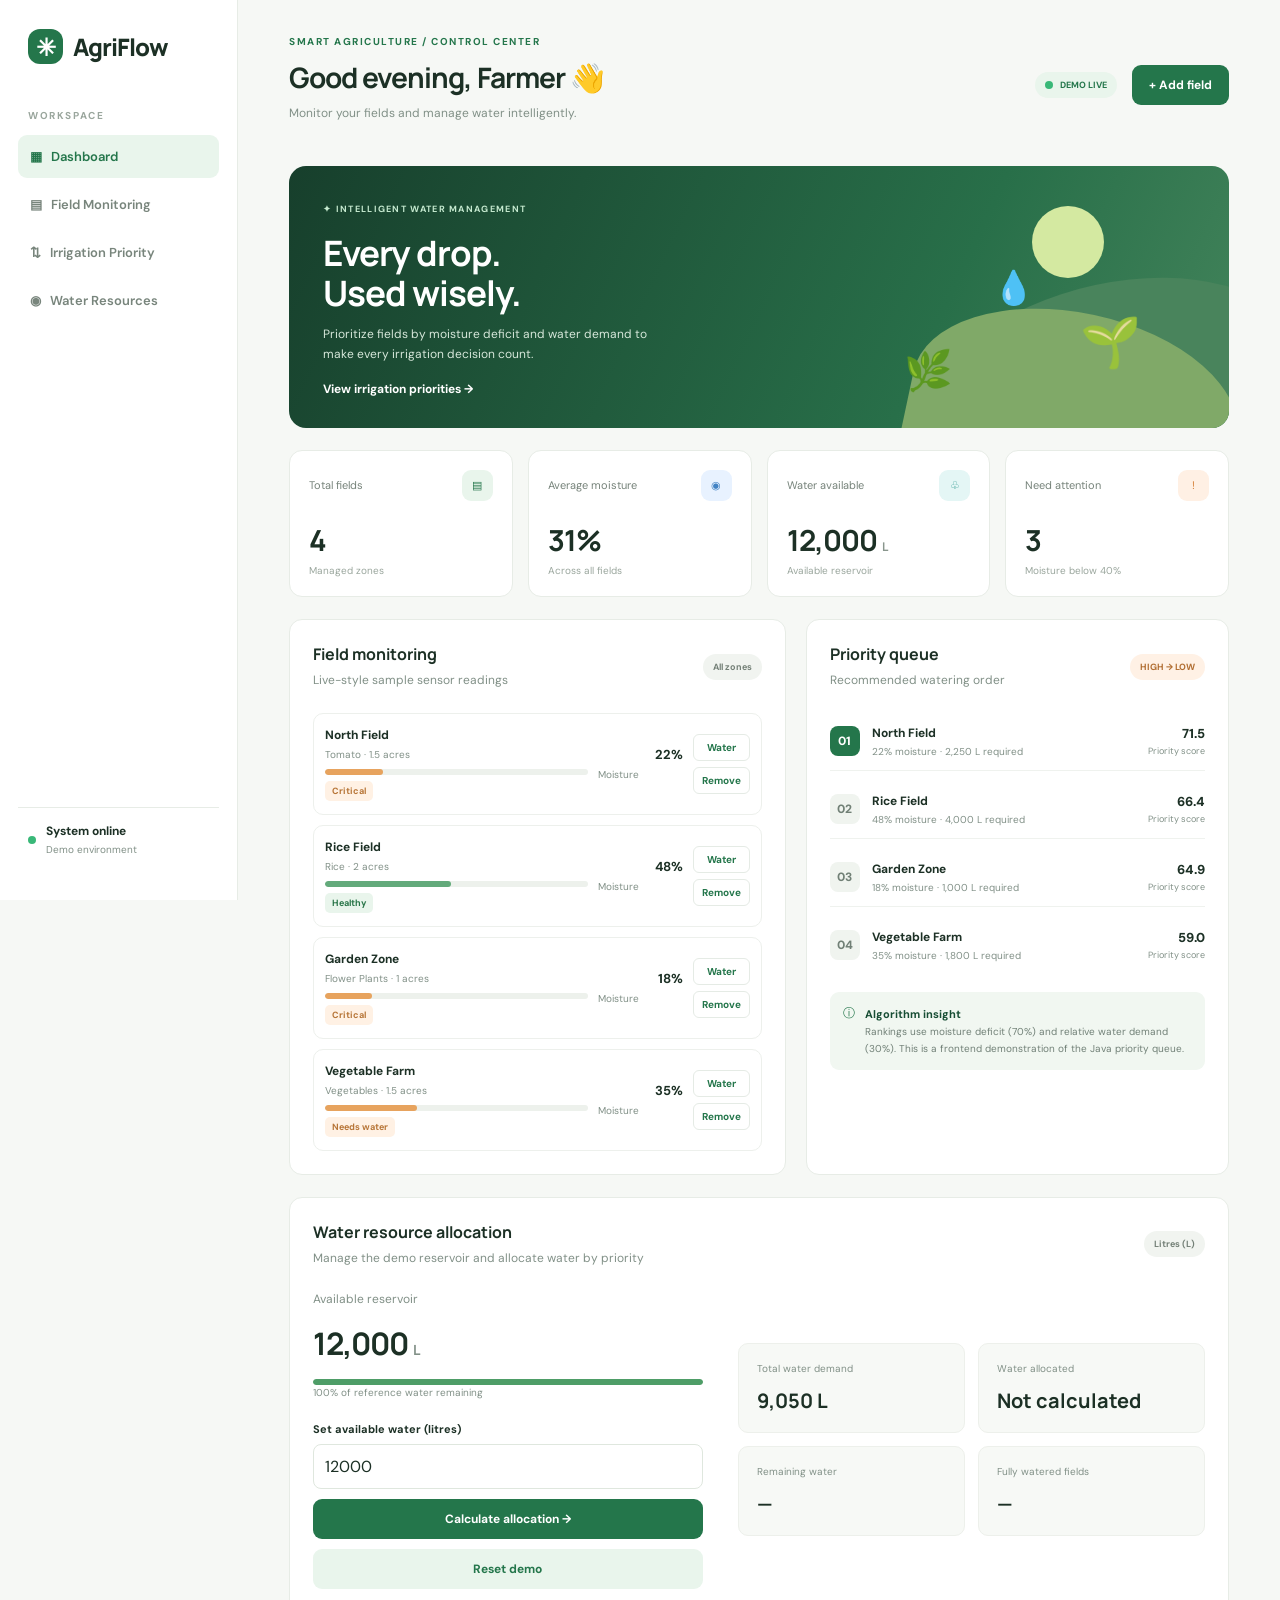
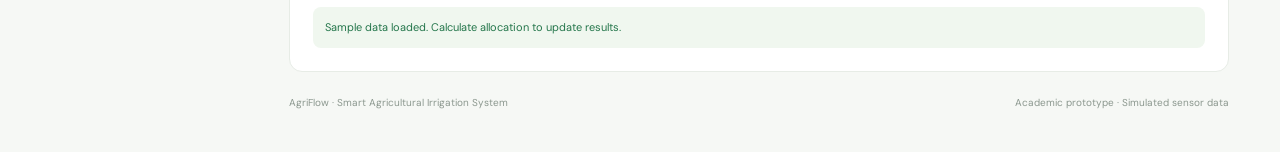
<file: index.html>
<!DOCTYPE html>
<html lang="en">
<head>
  <meta charset="UTF-8">
  <meta name="viewport" content="width=device-width, initial-scale=1.0">
  <title>AgriFlow | Smart Irrigation</title>
  <link rel="stylesheet" href="style.css">
  <script src="script.js" defer></script>
</head>
<body>
  <aside class="sidebar">
    <div class="brand"><span class="brand-icon">✳</span> AgriFlow</div>
    <p class="nav-label">WORKSPACE</p>
    <a class="nav-link active" href="#dashboard">▦ &nbsp; Dashboard</a>
    <a class="nav-link" href="#fields">▤ &nbsp; Field Monitoring</a>
    <a class="nav-link" href="#priority">⇅ &nbsp; Irrigation Priority</a>
    <a class="nav-link" href="#water">◉ &nbsp; Water Resources</a>
    <div class="sidebar-bottom">
      <div class="status-dot"></div>
      <div><strong>System online</strong><small>Demo environment</small></div>
    </div>
  </aside>

  <main class="main-content" id="dashboard">
    <header class="topbar">
      <div>
        <p class="eyebrow">SMART AGRICULTURE / CONTROL CENTER</p>
        <h1>Good evening, Farmer 👋</h1>
        <p class="muted">Monitor your fields and manage water intelligently.</p>
      </div>
      <div class="top-actions">
        <span class="live"><i></i> DEMO LIVE</span>
        <button class="primary-btn" id="addFieldBtn">+ Add field</button>
      </div>
    </header>

    <section class="hero">
      <div class="hero-copy">
        <span class="hero-tag">✦ INTELLIGENT WATER MANAGEMENT</span>
        <h2>Every drop.<br>Used wisely.</h2>
        <p>Prioritize fields by moisture deficit and water demand to make every irrigation decision count.</p>
        <a href="#priority" class="hero-link">View irrigation priorities →</a>
      </div>
      <div class="hero-art" aria-hidden="true">
        <div class="sun"></div>
        <div class="hill hill-back"></div>
        <div class="hill hill-front"></div>
        <div class="water-drop">💧</div>
        <div class="plant plant-one">🌱</div>
        <div class="plant plant-two">🌿</div>
      </div>
    </section>

    <section class="stats-grid">
      <article class="stat-card">
        <div class="stat-top"><span>Total fields</span><span class="stat-icon">▤</span></div>
        <h2 id="fieldCount">4</h2><p class="stat-note">Managed zones</p>
      </article>
      <article class="stat-card">
        <div class="stat-top"><span>Average moisture</span><span class="stat-icon blue">◉</span></div>
        <h2 id="avgMoisture">32%</h2><p class="stat-note">Across all fields</p>
      </article>
      <article class="stat-card">
        <div class="stat-top"><span>Water available</span><span class="stat-icon aqua">♧</span></div>
        <h2 id="waterAvailable">12,000 <small>L</small></h2><p class="stat-note">Available reservoir</p>
      </article>
      <article class="stat-card">
        <div class="stat-top"><span>Need attention</span><span class="stat-icon orange">!</span></div>
        <h2 id="attentionCount">3</h2><p class="stat-note">Moisture below 40%</p>
      </article>
    </section>

    <section class="content-grid">
      <article class="panel fields-panel" id="fields">
        <div class="panel-heading">
          <div><h3>Field monitoring</h3><p class="muted">Live-style sample sensor readings</p></div>
          <span class="subtle-pill">All zones</span>
        </div>
        <div class="field-list" id="fieldList"></div>
      </article>

      <article class="panel priority-panel" id="priority">
        <div class="panel-heading">
          <div><h3>Priority queue</h3><p class="muted">Recommended watering order</p></div>
          <span class="priority-badge">HIGH → LOW</span>
        </div>
        <div id="priorityList" class="priority-list"></div>
        <div class="algorithm-note">
          <span>ⓘ</span>
          <p><strong>Algorithm insight</strong><br>Rankings use moisture deficit (70%) and relative water demand (30%). This is a frontend demonstration of the Java priority queue.</p>
        </div>
      </article>
    </section>

    <section class="panel water-panel" id="water">
      <div class="panel-heading">
        <div><h3>Water resource allocation</h3><p class="muted">Manage the demo reservoir and allocate water by priority</p></div>
        <span class="subtle-pill">Litres (L)</span>
      </div>
      <div class="water-layout">
        <div class="water-summary">
          <p class="muted">Available reservoir</p>
          <h2><span id="reservoirValue">12,000</span> <small>L</small></h2>
          <div class="progress-track"><div id="reservoirBar" class="progress-fill"></div></div>
          <p class="muted small" id="reservoirCaption">100% of initial water remaining</p>
          <label for="waterInput">Set available water (litres)</label>
          <input type="number" id="waterInput" min="0" max="1000000" value="12000">
          <button class="primary-btn full-btn" id="allocateBtn">Calculate allocation →</button>
          <button class="secondary-btn full-btn" id="resetBtn">Reset demo</button>
        </div>
        <div class="allocation-results">
          <div class="result-card"><span>Total water demand</span><strong id="totalDemand">7,000 L</strong></div>
          <div class="result-card"><span>Water allocated</span><strong id="totalAllocated">7,000 L</strong></div>
          <div class="result-card"><span>Remaining water</span><strong id="remainingWater">5,000 L</strong></div>
          <div class="result-card"><span>Fully watered fields</span><strong id="fullyWatered">4 / 4</strong></div>
        </div>
      </div>
      <p id="allocationMessage" class="message" role="status">Sample data loaded. Calculate allocation to update results.</p>
    </section>

    <footer>
      <span>AgriFlow · Smart Agricultural Irrigation System</span>
      <span>Academic prototype · Simulated sensor data</span>
    </footer>
  </main>

  <dialog id="fieldDialog">
    <form id="fieldForm">
      <div class="dialog-heading">
        <div><h3>Add a field</h3><p class="muted">Enter sample field details</p></div>
        <button type="button" id="closeDialog" class="close-btn" aria-label="Close">✕</button>
      </div>
      <label for="fieldName">Field name</label>
      <input id="fieldName" required maxlength="40" placeholder="e.g. North Field">
      <label for="cropName">Crop / plant</label>
      <select id="cropName">
        <option value="Tomato">Tomato</option>
        <option value="Rice">Rice</option>
        <option value="Vegetables">Vegetables</option>
        <option value="Flower Plants">Flower Plants</option>
        <option value="Grass">Grass</option>
        <option value="Mango">Mango</option>
      </select>
      <label for="fieldArea">Area (acres)</label>
      <input id="fieldArea" type="number" min="0.01" max="100000" step="0.01" value="1" required>
      <label for="fieldMoisture">Soil moisture (%)</label>
      <input id="fieldMoisture" type="number" min="0" max="100" value="25" required>
      <button class="primary-btn full-btn" type="submit">Add field to dashboard</button>
    </form>
  </dialog>
</body>
</html>
</file>
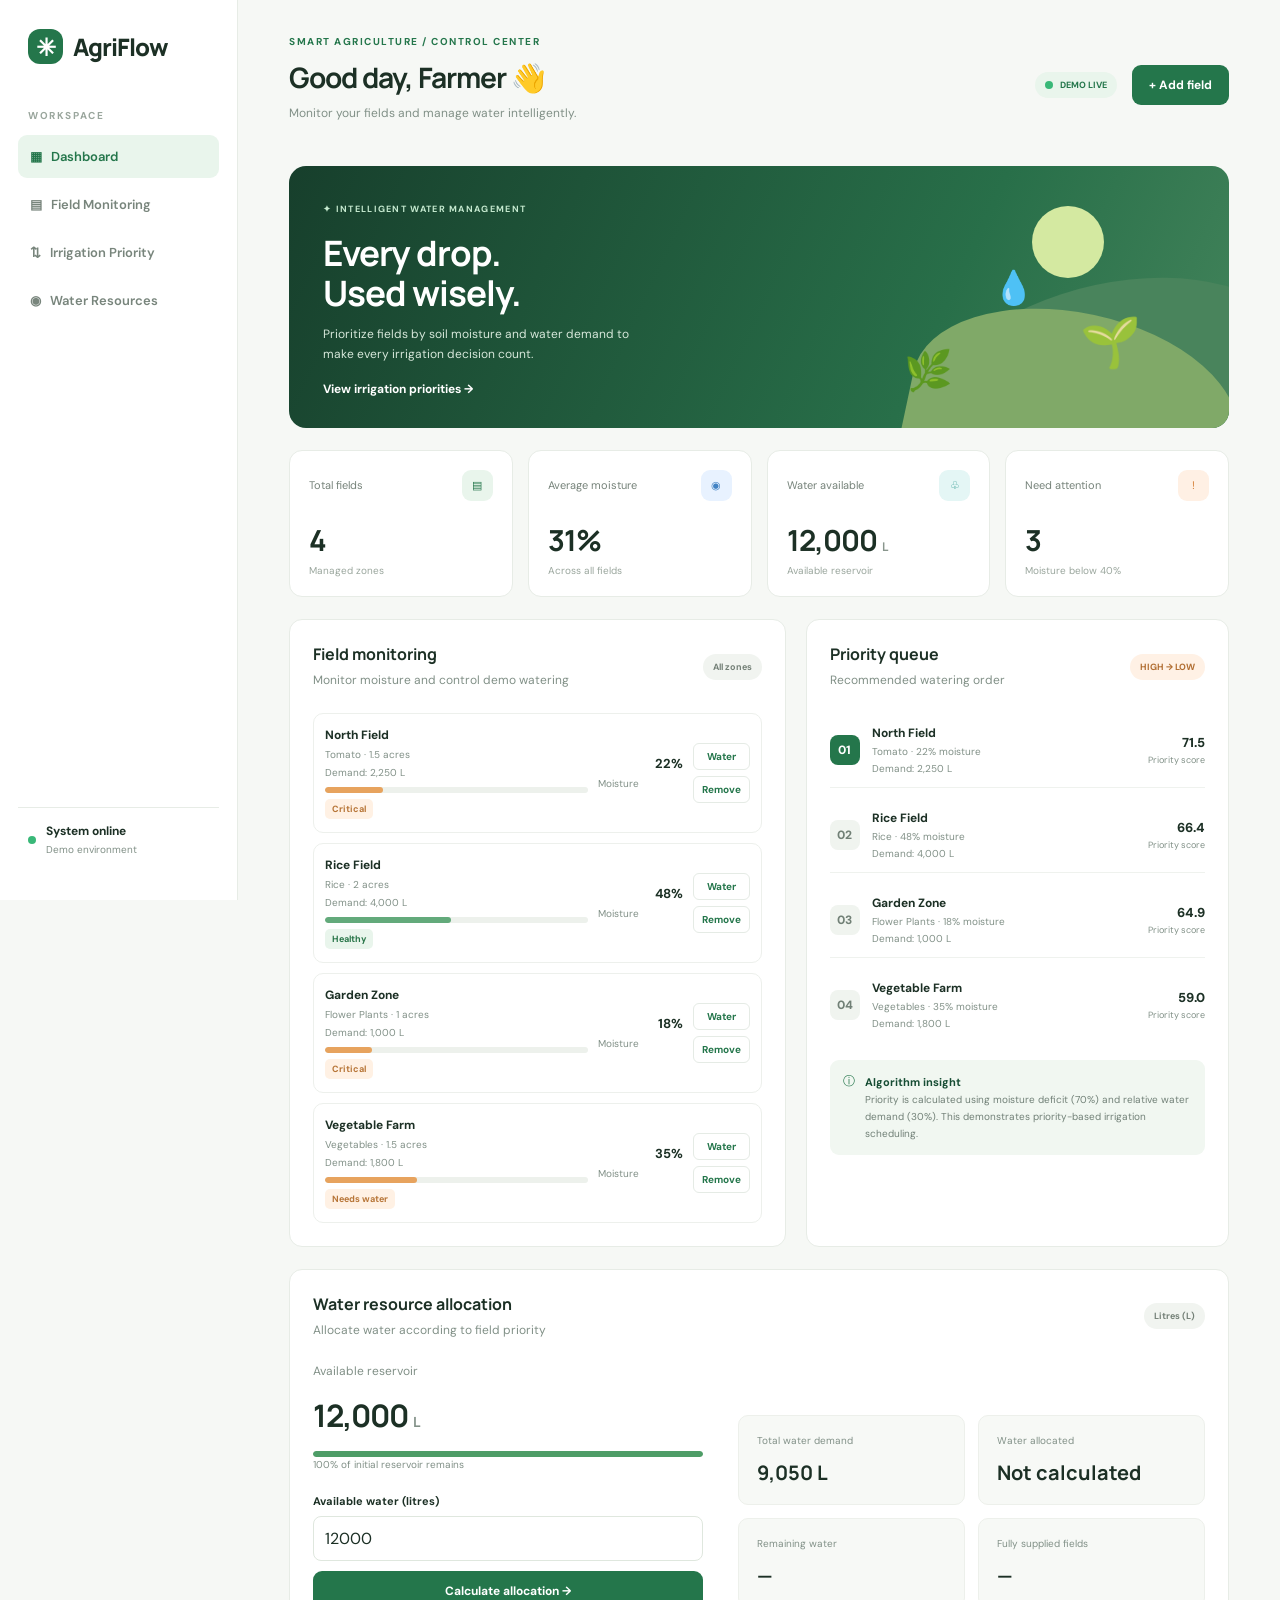
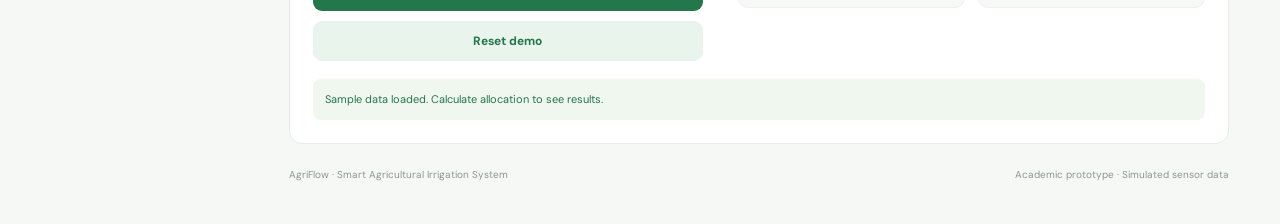
<file: frontend/index.html>
<!DOCTYPE html>
<html lang="en">
<head>
  <meta charset="UTF-8">
  <meta name="viewport" content="width=device-width, initial-scale=1.0">
  <title>AgriFlow | Smart Irrigation</title>
  <link rel="stylesheet" href="style.css">
  <script src="script.js" defer></script>
</head>
<body>
  <aside class="sidebar">
    <div class="brand"><span class="brand-icon">✳</span> AgriFlow</div>
    <p class="nav-label">WORKSPACE</p>
    <a class="nav-link active" href="#dashboard">▦ &nbsp; Dashboard</a>
    <a class="nav-link" href="#fields">▤ &nbsp; Field Monitoring</a>
    <a class="nav-link" href="#priority">⇅ &nbsp; Irrigation Priority</a>
    <a class="nav-link" href="#water">◉ &nbsp; Water Resources</a>

    <div class="sidebar-bottom">
      <div class="status-dot"></div>
      <div>
        <strong>System online</strong>
        <small>Demo environment</small>
      </div>
    </div>
  </aside>

  <main class="main-content" id="dashboard">
    <header class="topbar">
      <div>
        <p class="eyebrow">SMART AGRICULTURE / CONTROL CENTER</p>
        <h1>Good day, Farmer 👋</h1>
        <p class="muted">Monitor your fields and manage water intelligently.</p>
      </div>
      <div class="top-actions">
        <span class="live"><i></i> DEMO LIVE</span>
        <button class="primary-btn" id="addFieldBtn">+ Add field</button>
      </div>
    </header>

    <section class="hero">
      <div class="hero-copy">
        <span class="hero-tag">✦ INTELLIGENT WATER MANAGEMENT</span>
        <h2>Every drop.<br>Used wisely.</h2>
        <p>Prioritize fields by soil moisture and water demand to make every irrigation decision count.</p>
        <a href="#priority" class="hero-link">View irrigation priorities →</a>
      </div>
      <div class="hero-art" aria-hidden="true">
        <div class="sun"></div>
        <div class="hill hill-back"></div>
        <div class="hill hill-front"></div>
        <div class="water-drop">💧</div>
        <div class="plant plant-one">🌱</div>
        <div class="plant plant-two">🌿</div>
      </div>
    </section>

    <section class="stats-grid">
      <article class="stat-card">
        <div class="stat-top"><span>Total fields</span><span class="stat-icon">▤</span></div>
        <h2 id="fieldCount">4</h2>
        <p class="stat-note">Managed zones</p>
      </article>

      <article class="stat-card">
        <div class="stat-top"><span>Average moisture</span><span class="stat-icon blue">◉</span></div>
        <h2 id="avgMoisture">31%</h2>
        <p class="stat-note">Across all fields</p>
      </article>

      <article class="stat-card">
        <div class="stat-top"><span>Water available</span><span class="stat-icon aqua">♧</span></div>
        <h2 id="waterAvailable">12,000 <small>L</small></h2>
        <p class="stat-note">Available reservoir</p>
      </article>

      <article class="stat-card">
        <div class="stat-top"><span>Need attention</span><span class="stat-icon orange">!</span></div>
        <h2 id="attentionCount">3</h2>
        <p class="stat-note">Moisture below 40%</p>
      </article>
    </section>

    <section class="content-grid">
      <article class="panel fields-panel" id="fields">
        <div class="panel-heading">
          <div>
            <h3>Field monitoring</h3>
            <p class="muted">Monitor moisture and control demo watering</p>
          </div>
          <span class="subtle-pill">All zones</span>
        </div>
        <div class="field-list" id="fieldList"></div>
      </article>

      <article class="panel priority-panel" id="priority">
        <div class="panel-heading">
          <div>
            <h3>Priority queue</h3>
            <p class="muted">Recommended watering order</p>
          </div>
          <span class="priority-badge">HIGH → LOW</span>
        </div>
        <div id="priorityList" class="priority-list"></div>

        <div class="algorithm-note">
          <span>ⓘ</span>
          <p>
            <strong>Algorithm insight</strong><br>
            Priority is calculated using moisture deficit (70%)
            and relative water demand (30%). This demonstrates
            priority-based irrigation scheduling.
          </p>
        </div>
      </article>
    </section>

    <section class="panel water-panel" id="water">
      <div class="panel-heading">
        <div>
          <h3>Water resource allocation</h3>
          <p class="muted">Allocate water according to field priority</p>
        </div>
        <span class="subtle-pill">Litres (L)</span>
      </div>

      <div class="water-layout">
        <div class="water-summary">
          <p class="muted">Available reservoir</p>
          <h2><span id="reservoirValue">12,000</span> <small>L</small></h2>
          <div class="progress-track">
            <div id="reservoirBar" class="progress-fill"></div>
          </div>
          <p class="muted small" id="reservoirCaption">100% of reference water remaining</p>

          <label for="waterInput">Available water (litres)</label>
          <input type="number" id="waterInput" min="0" max="1000000000" value="12000">

          <button class="primary-btn full-btn" id="allocateBtn">Calculate allocation →</button>
          <button class="secondary-btn full-btn" id="resetBtn">Reset demo</button>
        </div>

        <div class="allocation-results">
          <div class="result-card">
            <span>Total water demand</span>
            <strong id="totalDemand">—</strong>
          </div>
          <div class="result-card">
            <span>Water allocated</span>
            <strong id="totalAllocated">—</strong>
          </div>
          <div class="result-card">
            <span>Remaining water</span>
            <strong id="remainingWater">—</strong>
          </div>
          <div class="result-card">
            <span>Fully supplied fields</span>
            <strong id="fullyWatered">—</strong>
          </div>
        </div>
      </div>

      <p id="allocationMessage" class="message" role="status">
        Sample data loaded. Calculate allocation to see results.
      </p>
    </section>

    <footer>
      <span>AgriFlow · Smart Agricultural Irrigation System</span>
      <span>Academic prototype · Simulated sensor data</span>
    </footer>
  </main>

  <dialog id="fieldDialog">
    <form id="fieldForm">
      <div class="dialog-heading">
        <div>
          <h3>Add a field</h3>
          <p class="muted">Customize the crop and water requirement.</p>
        </div>
        <button type="button" id="closeDialog" class="close-btn" aria-label="Close">✕</button>
      </div>

      <label for="fieldName">Field name</label>
      <input id="fieldName" required maxlength="40" placeholder="e.g. North Field">

      <label for="cropName">Crop name</label>
      <input
        id="cropName"
        type="text"
        required
        maxlength="50"
        list="cropSuggestions"
        placeholder="e.g. Coconut, Banana, Wheat"
      >
      <datalist id="cropSuggestions">
        <option value="Tomato"></option>
        <option value="Rice"></option>
        <option value="Wheat"></option>
        <option value="Banana"></option>
        <option value="Coconut"></option>
        <option value="Sugarcane"></option>
        <option value="Vegetables"></option>
        <option value="Mango"></option>
        <option value="Flower Plants"></option>
        <option value="Grass"></option>
      </datalist>

      <p class="hint">Type any crop name or choose a suggestion.</p>

      <label for="waterRate">Water requirement per acre (litres)</label>
      <input
        id="waterRate"
        type="number"
        min="1"
        max="1000000000"
        step="1"
        value="1000"
        required
      >
      <p class="hint">This value is used to calculate the field's water demand.</p>

      <label for="fieldArea">Area (acres)</label>
      <input id="fieldArea" type="number" min="0.01" max="100000" step="0.01" value="1" required>

      <label for="fieldMoisture">Soil moisture (%)</label>
      <input id="fieldMoisture" type="number" min="0" max="100" step="1" value="25" required>

      <button class="primary-btn full-btn" type="submit">Add field to dashboard</button>
    </form>
  </dialog>
</body>
</html>
</file>
<file: style.css>
@import url('https://fonts.googleapis.com/css2?family=DM+Sans:wght@400;500;600;700&family=Manrope:wght@400;500;600;700;800&display=swap');

:root {
  --green: #24764b;
  --green-dark: #174d34;
  --green-light: #e9f5ec;
  --bg: #f6f8f5;
  --text: #1c3025;
  --muted: #819087;
  --border: #e7ece6;
  --white: #fff;
}

* { box-sizing: border-box; }

html {
  scroll-behavior: smooth;
  scroll-padding-top: 24px;
}

body {
  margin: 0;
  background: var(--bg);
  color: var(--text);
  font-family: 'DM Sans', sans-serif;
}

button, input { font: inherit; }
button, a { -webkit-tap-highlight-color: transparent; }
a { color: inherit; text-decoration: none; }
button { cursor: pointer; }

.sidebar {
  position: fixed;
  inset: 0 auto 0 0;
  width: 238px;
  padding: 29px 18px;
  background: white;
  border-right: 1px solid var(--border);
  display: flex;
  flex-direction: column;
  z-index: 5;
}

.brand {
  display: flex;
  align-items: center;
  gap: 10px;
  padding: 0 10px;
  font: 800 24px Manrope, sans-serif;
  letter-spacing: -1px;
}

.brand-icon {
  display: grid;
  place-items: center;
  width: 35px;
  height: 35px;
  border-radius: 12px;
  color: white;
  background: var(--green);
  font-size: 24px;
}

.nav-label {
  margin: 45px 10px 13px;
  color: #9aa69d;
  font-size: 10px;
  font-weight: 700;
  letter-spacing: 1.6px;
}

.nav-link {
  padding: 13px 12px;
  margin-bottom: 5px;
  border-radius: 9px;
  color: #78857c;
  font-size: 13px;
  font-weight: 600;
  transition: .2s;
}

.nav-link:hover, .nav-link.active {
  color: var(--green);
  background: var(--green-light);
}

.sidebar-bottom {
  margin-top: auto;
  padding: 15px 10px;
  border-top: 1px solid var(--border);
  display: flex;
  align-items: center;
  gap: 10px;
  font-size: 12px;
}

.sidebar-bottom strong, .sidebar-bottom small { display: block; }
.sidebar-bottom small { color: var(--muted); margin-top: 4px; }

.status-dot, .live i {
  width: 8px;
  height: 8px;
  border-radius: 50%;
  background: #39b878;
}

.main-content {
  max-width: 1600px;
  margin-left: 238px;
  padding: 35px 4%;
}

.topbar, .top-actions, .panel-heading, .stat-top {
  display: flex;
  align-items: center;
  justify-content: space-between;
  gap: 15px;
}

.eyebrow {
  color: var(--green);
  font-size: 10px;
  font-weight: 700;
  letter-spacing: 1.5px;
}

h1, h2, h3, p { margin-top: 0; }
h1, h2, h3 { font-family: Manrope, sans-serif; }

h1 {
  font-size: clamp(23px, 2.2vw, 30px);
  margin-bottom: 8px;
  letter-spacing: -1px;
}

h2 { letter-spacing: -1px; }
h3 { font-size: 16px; margin-bottom: 6px; }

.muted {
  color: var(--muted);
  font-size: 12px;
  line-height: 1.65;
}

.primary-btn, .secondary-btn {
  border: 0;
  border-radius: 9px;
  padding: 12px 17px;
  font-size: 12px;
  font-weight: 700;
  transition: .2s;
}

.primary-btn {
  background: var(--green);
  color: white;
}

.primary-btn:hover {
  background: var(--green-dark);
  transform: translateY(-1px);
}

.secondary-btn {
  color: var(--green);
  background: var(--green-light);
}

.secondary-btn:hover { background: #d8eddd; }

.live, .subtle-pill, .priority-badge {
  display: inline-flex;
  align-items: center;
  gap: 7px;
  border-radius: 30px;
  padding: 7px 10px;
  font-size: 9px;
  font-weight: 700;
}

.live { color: var(--green); background: var(--green-light); }

.hero {
  min-height: 235px;
  margin: 30px 0 22px;
  padding: 30px 34px;
  border-radius: 17px;
  background: linear-gradient(115deg, #173f2c, #286f49 68%, #43845b);
  color: white;
  display: flex;
  position: relative;
  overflow: hidden;
}

.hero-copy { position: relative; z-index: 2; max-width: 390px; }

.hero-tag {
  font-size: 9px;
  letter-spacing: 1.3px;
  color: #c5e9cf;
  font-weight: 700;
}

.hero h2 {
  font-size: 35px;
  line-height: 1.16;
  margin: 16px 0 10px;
}

.hero p {
  font-size: 12px;
  line-height: 1.7;
  color: #d6e7da;
  max-width: 335px;
}

.hero-link {
  display: inline-block;
  font-size: 12px;
  font-weight: 700;
  margin-top: 4px;
}

.hero-link:hover { text-decoration: underline; }

.hero-art { flex: 1; position: relative; min-width: 120px; }

.sun {
  position: absolute;
  right: 17%;
  top: 5%;
  width: 72px;
  height: 72px;
  border-radius: 50%;
  background: #d4e9a1;
}

.hill {
  position: absolute;
  bottom: -75px;
  border-radius: 50% 50% 0 0;
}

.hill-back {
  right: -100px;
  width: 360px;
  height: 190px;
  background: #49845c;
  transform: rotate(-12deg);
}

.hill-front {
  right: -45px;
  bottom: -100px;
  width: 330px;
  height: 185px;
  background: #80a968;
  transform: rotate(12deg);
}

.water-drop, .plant { position: absolute; z-index: 2; }
.water-drop { right: 30%; top: 35%; font-size: 33px; }
.plant-one { right: 10%; bottom: 12%; font-size: 49px; }
.plant-two { right: 45%; bottom: 1%; font-size: 39px; }

.stats-grid {
  display: grid;
  grid-template-columns: repeat(4, minmax(0, 1fr));
  gap: 15px;
  margin-bottom: 22px;
}

.stat-card, .panel {
  background: var(--white);
  border: 1px solid var(--border);
  border-radius: 13px;
}

.stat-card { padding: 19px; min-width: 0; }
.stat-top { font-size: 11px; color: #76837a; }

.stat-icon {
  display: grid;
  place-items: center;
  width: 31px;
  height: 31px;
  background: var(--green-light);
  color: var(--green);
  border-radius: 9px;
}

.stat-icon.blue { background: #e8f2ff; color: #4283c4; }
.stat-icon.aqua { background: #e4f6f5; color: #329b91; }
.stat-icon.orange { background: #fff0e4; color: #d7823b; }

.stat-card h2 {
  font-size: clamp(22px, 2.3vw, 29px);
  margin: 19px 0 4px;
}

.stat-card h2 small { font-size: 12px; color: #89968d; }
.stat-note { font-size: 10px; color: #9aa69d; margin-bottom: 0; }

.content-grid {
  display: grid;
  grid-template-columns: 1.08fr .92fr;
  gap: 20px;
  margin-bottom: 22px;
}

.panel { padding: 23px; min-width: 0; }
.panel-heading { margin-bottom: 22px; }
.panel-heading .muted { margin-bottom: 0; }

.subtle-pill { color: #748077; background: #f1f4f0; }
.priority-badge { color: #b16e32; background: #fff1e5; }

.field-list, .priority-list {
  display: flex;
  flex-direction: column;
  gap: 10px;
}

.field-row {
  display: grid;
  grid-template-columns: minmax(0, 1fr) 85px auto;
  align-items: center;
  gap: 10px;
  padding: 13px 11px;
  border: 1px solid #edf0ec;
  border-radius: 10px;
}

.field-name {
  font-size: 12px;
  font-weight: 700;
  overflow-wrap: anywhere;
}

.field-detail {
  font-size: 10px;
  color: var(--muted);
  margin-top: 5px;
}

.moisture-track, .progress-track {
  height: 6px;
  background: #edf1ec;
  border-radius: 10px;
  overflow: hidden;
}

.moisture-track { margin-top: 8px; }

.moisture-fill, .progress-fill {
  height: 100%;
  border-radius: inherit;
  transition: width .3s;
}

.moisture-fill { background: #63aa7b; }
.moisture-fill.low { background: #e7a35e; }

.moisture-number {
  font-size: 13px;
  font-weight: 700;
  text-align: right;
}

.state-pill {
  display: inline-block;
  margin-top: 6px;
  font-size: 9px;
  padding: 4px 7px;
  border-radius: 5px;
  font-weight: 700;
  background: #e9f5ec;
  color: #287548;
}

.state-pill.low { background: #fff1e4; color: #b77537; }
.field-actions { display: flex; flex-direction: column; gap: 6px; }

.mini-btn {
  padding: 6px 8px;
  border: 1px solid #e5ebe5;
  border-radius: 6px;
  color: var(--green);
  background: white;
  font-size: 10px;
  font-weight: 700;
}

.mini-btn:hover { background: var(--green-light); }
.mini-btn:disabled { opacity: .5; cursor: not-allowed; }

.queue-row {
  display: grid;
  grid-template-columns: 32px minmax(0, 1fr) auto;
  align-items: center;
  gap: 10px;
  padding: 12px 0;
  border-bottom: 1px solid #eff2ee;
}

.queue-row:last-child { border-bottom: 0; }

.queue-rank {
  display: grid;
  place-items: center;
  width: 30px;
  height: 30px;
  border-radius: 8px;
  background: #f0f4ef;
  font-size: 12px;
  font-weight: 800;
  color: #718076;
}

.queue-rank.first { color: white; background: var(--green); }
.queue-name { font-size: 12px; font-weight: 700; }
.queue-detail { margin-top: 4px; color: var(--muted); font-size: 10px; }

.queue-score {
  font-size: 13px;
  font-weight: 800;
  text-align: right;
}

.queue-score small {
  display: block;
  margin-top: 3px;
  color: var(--muted);
  font-size: 9px;
  font-weight: 400;
}

.algorithm-note {
  display: flex;
  gap: 10px;
  padding: 13px;
  margin-top: 18px;
  border-radius: 9px;
  background: #f1f7f1;
  color: var(--green);
  font-size: 12px;
}

.algorithm-note p {
  margin: 0;
  color: #718077;
  font-size: 10px;
  line-height: 1.7;
}

.algorithm-note strong { color: var(--green-dark); font-size: 11px; }

.water-layout {
  display: grid;
  grid-template-columns: 1fr 1.2fr;
  gap: 35px;
}

.water-summary h2 { font-size: 31px; margin: 8px 0 15px; }
.water-summary h2 small { font-size: 14px; color: var(--muted); }
.progress-fill { background: #4e9d67; }
.small { font-size: 10px; }

.water-summary label, #fieldForm label {
  display: block;
  margin: 20px 0 8px;
  font-size: 11px;
  font-weight: 700;
}

input {
  width: 100%;
  padding: 11px;
  border: 1px solid #dfe7de;
  border-radius: 8px;
  outline: none;
  background: white;
  color: var(--text);
}

input:focus {
  border-color: var(--green);
  box-shadow: 0 0 0 3px #e6f3e9;
}

.hint {
  margin: 6px 0 0;
  color: var(--muted);
  font-size: 10px;
  line-height: 1.6;
}

.full-btn { width: 100%; margin-top: 10px; }

.allocation-results {
  display: grid;
  grid-template-columns: 1fr 1fr;
  gap: 13px;
  align-content: center;
}

.result-card {
  padding: 18px;
  background: #f7f9f6;
  border: 1px solid #edf0eb;
  border-radius: 10px;
}

.result-card span {
  display: block;
  font-size: 10px;
  color: var(--muted);
  margin-bottom: 12px;
}

.result-card strong {
  font: 700 20px Manrope, sans-serif;
  overflow-wrap: anywhere;
}

.message {
  margin: 18px 0 0;
  padding: 12px;
  border-radius: 8px;
  background: #f0f7ef;
  color: var(--green);
  font-size: 11px;
  line-height: 1.6;
}

footer {
  display: flex;
  justify-content: space-between;
  gap: 10px;
  padding: 24px 0 8px;
  color: #8b978e;
  font-size: 10px;
}

dialog {
  width: min(430px, calc(100% - 28px));
  max-height: 90vh;
  overflow-y: auto;
  padding: 25px;
  border: 1px solid var(--border);
  border-radius: 15px;
  box-shadow: 0 20px 80px #102a1833;
}

dialog::backdrop {
  background: #122b1e88;
  backdrop-filter: blur(3px);
}

.dialog-heading {
  display: flex;
  align-items: flex-start;
  justify-content: space-between;
  gap: 12px;
}

.dialog-heading h3 { font-size: 20px; }

.close-btn {
  border: 0;
  background: #f1f4f0;
  border-radius: 7px;
  padding: 8px;
}

#fieldForm .primary-btn { margin-top: 24px; }

@media (max-width: 1150px) {
  .sidebar { width: 205px; }
  .main-content { margin-left: 205px; padding: 28px 3%; }
  .stats-grid { grid-template-columns: repeat(2, minmax(0, 1fr)); }
  .content-grid { grid-template-columns: 1fr; }
}

@media (max-width: 650px) {
  .sidebar {
    position: static;
    width: 100%;
    height: auto;
    padding: 14px;
    flex-direction: row;
    align-items: center;
    flex-wrap: wrap;
    gap: 5px;
  }

  .brand { font-size: 21px; }
  .nav-label, .sidebar-bottom { display: none; }
  .nav-link { font-size: 10px; padding: 9px; margin: 0; }
  .main-content { margin-left: 0; padding: 22px 15px; }

  .topbar { align-items: flex-start; }
  .top-actions { flex-direction: column; align-items: flex-end; gap: 8px; }
  .live { display: none; }

  .hero { padding: 25px 21px; min-height: 250px; }
  .hero h2 { font-size: 29px; }
  .hero-art { position: absolute; inset: 0 0 0 35%; opacity: .65; }
  .hero-copy { max-width: 90%; }

  .stats-grid { gap: 10px; }
  .stat-card { padding: 14px; }
  .stat-top { font-size: 10px; }
  .stat-card h2 { font-size: 24px; }
  .panel { padding: 16px; }

  .field-row {
    grid-template-columns: minmax(0, 1fr) 48px auto;
    gap: 7px;
    padding: 10px 6px;
  }

  .field-name { font-size: 11px; }
  .field-detail { font-size: 9px; }
  .field-actions { max-width: 70px; }
  .mini-btn { padding: 6px 5px; font-size: 9px; }

  .water-layout { grid-template-columns: 1fr; gap: 22px; }
  .result-card { padding: 13px; }
  .result-card strong { font-size: 16px; }
  footer { flex-direction: column; }
}
</file>
<file: frontend/style.css>
@import url('https://fonts.googleapis.com/css2?family=DM+Sans:wght@400;500;600;700&family=Manrope:wght@400;500;600;700;800&display=swap');

:root {
  --green: #24764b;
  --green-dark: #174d34;
  --green-light: #e9f5ec;
  --bg: #f6f8f5;
  --text: #1c3025;
  --muted: #819087;
  --border: #e7ece6;
  --white: #fff;
}

* { box-sizing: border-box; }

html {
  scroll-behavior: smooth;
  scroll-padding-top: 24px;
}

body {
  margin: 0;
  background: var(--bg);
  color: var(--text);
  font-family: 'DM Sans', sans-serif;
}

button, input { font: inherit; }
button, a { -webkit-tap-highlight-color: transparent; }
a { color: inherit; text-decoration: none; }
button { cursor: pointer; }

.sidebar {
  position: fixed;
  inset: 0 auto 0 0;
  width: 238px;
  padding: 29px 18px;
  background: white;
  border-right: 1px solid var(--border);
  display: flex;
  flex-direction: column;
  z-index: 5;
}

.brand {
  display: flex;
  align-items: center;
  gap: 10px;
  padding: 0 10px;
  font: 800 24px Manrope, sans-serif;
  letter-spacing: -1px;
}

.brand-icon {
  display: grid;
  place-items: center;
  width: 35px;
  height: 35px;
  border-radius: 12px;
  color: white;
  background: var(--green);
  font-size: 24px;
}

.nav-label {
  margin: 45px 10px 13px;
  color: #9aa69d;
  font-size: 10px;
  font-weight: 700;
  letter-spacing: 1.6px;
}

.nav-link {
  padding: 13px 12px;
  margin-bottom: 5px;
  border-radius: 9px;
  color: #78857c;
  font-size: 13px;
  font-weight: 600;
  transition: .2s;
}

.nav-link:hover, .nav-link.active {
  color: var(--green);
  background: var(--green-light);
}

.sidebar-bottom {
  margin-top: auto;
  padding: 15px 10px;
  border-top: 1px solid var(--border);
  display: flex;
  align-items: center;
  gap: 10px;
  font-size: 12px;
}

.sidebar-bottom strong, .sidebar-bottom small { display: block; }
.sidebar-bottom small { color: var(--muted); margin-top: 4px; }

.status-dot, .live i {
  width: 8px;
  height: 8px;
  border-radius: 50%;
  background: #39b878;
}

.main-content {
  max-width: 1600px;
  margin-left: 238px;
  padding: 35px 4%;
}

.topbar, .top-actions, .panel-heading, .stat-top {
  display: flex;
  align-items: center;
  justify-content: space-between;
  gap: 15px;
}

.eyebrow {
  color: var(--green);
  font-size: 10px;
  font-weight: 700;
  letter-spacing: 1.5px;
}

h1, h2, h3, p { margin-top: 0; }
h1, h2, h3 { font-family: Manrope, sans-serif; }

h1 {
  font-size: clamp(23px, 2.2vw, 30px);
  margin-bottom: 8px;
  letter-spacing: -1px;
}

h2 { letter-spacing: -1px; }
h3 { font-size: 16px; margin-bottom: 6px; }

.muted {
  color: var(--muted);
  font-size: 12px;
  line-height: 1.65;
}

.primary-btn, .secondary-btn {
  border: 0;
  border-radius: 9px;
  padding: 12px 17px;
  font-size: 12px;
  font-weight: 700;
  transition: .2s;
}

.primary-btn {
  background: var(--green);
  color: white;
}

.primary-btn:hover {
  background: var(--green-dark);
  transform: translateY(-1px);
}

.secondary-btn {
  color: var(--green);
  background: var(--green-light);
}

.secondary-btn:hover { background: #d8eddd; }

.live, .subtle-pill, .priority-badge {
  display: inline-flex;
  align-items: center;
  gap: 7px;
  border-radius: 30px;
  padding: 7px 10px;
  font-size: 9px;
  font-weight: 700;
}

.live { color: var(--green); background: var(--green-light); }

.hero {
  min-height: 235px;
  margin: 30px 0 22px;
  padding: 30px 34px;
  border-radius: 17px;
  background: linear-gradient(115deg, #173f2c, #286f49 68%, #43845b);
  color: white;
  display: flex;
  position: relative;
  overflow: hidden;
}

.hero-copy { position: relative; z-index: 2; max-width: 390px; }

.hero-tag {
  font-size: 9px;
  letter-spacing: 1.3px;
  color: #c5e9cf;
  font-weight: 700;
}

.hero h2 {
  font-size: 35px;
  line-height: 1.16;
  margin: 16px 0 10px;
}

.hero p {
  font-size: 12px;
  line-height: 1.7;
  color: #d6e7da;
  max-width: 335px;
}

.hero-link {
  display: inline-block;
  font-size: 12px;
  font-weight: 700;
  margin-top: 4px;
}

.hero-link:hover { text-decoration: underline; }

.hero-art { flex: 1; position: relative; min-width: 120px; }

.sun {
  position: absolute;
  right: 17%;
  top: 5%;
  width: 72px;
  height: 72px;
  border-radius: 50%;
  background: #d4e9a1;
}

.hill {
  position: absolute;
  bottom: -75px;
  border-radius: 50% 50% 0 0;
}

.hill-back {
  right: -100px;
  width: 360px;
  height: 190px;
  background: #49845c;
  transform: rotate(-12deg);
}

.hill-front {
  right: -45px;
  bottom: -100px;
  width: 330px;
  height: 185px;
  background: #80a968;
  transform: rotate(12deg);
}

.water-drop, .plant { position: absolute; z-index: 2; }
.water-drop { right: 30%; top: 35%; font-size: 33px; }
.plant-one { right: 10%; bottom: 12%; font-size: 49px; }
.plant-two { right: 45%; bottom: 1%; font-size: 39px; }

.stats-grid {
  display: grid;
  grid-template-columns: repeat(4, minmax(0, 1fr));
  gap: 15px;
  margin-bottom: 22px;
}

.stat-card, .panel {
  background: var(--white);
  border: 1px solid var(--border);
  border-radius: 13px;
}

.stat-card { padding: 19px; min-width: 0; }
.stat-top { font-size: 11px; color: #76837a; }

.stat-icon {
  display: grid;
  place-items: center;
  width: 31px;
  height: 31px;
  background: var(--green-light);
  color: var(--green);
  border-radius: 9px;
}

.stat-icon.blue { background: #e8f2ff; color: #4283c4; }
.stat-icon.aqua { background: #e4f6f5; color: #329b91; }
.stat-icon.orange { background: #fff0e4; color: #d7823b; }

.stat-card h2 {
  font-size: clamp(22px, 2.3vw, 29px);
  margin: 19px 0 4px;
}

.stat-card h2 small { font-size: 12px; color: #89968d; }
.stat-note { font-size: 10px; color: #9aa69d; margin-bottom: 0; }

.content-grid {
  display: grid;
  grid-template-columns: 1.08fr .92fr;
  gap: 20px;
  margin-bottom: 22px;
}

.panel { padding: 23px; min-width: 0; }
.panel-heading { margin-bottom: 22px; }
.panel-heading .muted { margin-bottom: 0; }

.subtle-pill { color: #748077; background: #f1f4f0; }
.priority-badge { color: #b16e32; background: #fff1e5; }

.field-list, .priority-list {
  display: flex;
  flex-direction: column;
  gap: 10px;
}

.field-row {
  display: grid;
  grid-template-columns: minmax(0, 1fr) 85px auto;
  align-items: center;
  gap: 10px;
  padding: 13px 11px;
  border: 1px solid #edf0ec;
  border-radius: 10px;
}

.field-name {
  font-size: 12px;
  font-weight: 700;
  overflow-wrap: anywhere;
}

.field-detail {
  font-size: 10px;
  color: var(--muted);
  margin-top: 5px;
}

.moisture-track, .progress-track {
  height: 6px;
  background: #edf1ec;
  border-radius: 10px;
  overflow: hidden;
}

.moisture-track { margin-top: 8px; }

.moisture-fill, .progress-fill {
  height: 100%;
  border-radius: inherit;
  transition: width .3s;
}

.moisture-fill { background: #63aa7b; }
.moisture-fill.low { background: #e7a35e; }

.moisture-number {
  font-size: 13px;
  font-weight: 700;
  text-align: right;
}

.state-pill {
  display: inline-block;
  margin-top: 6px;
  font-size: 9px;
  padding: 4px 7px;
  border-radius: 5px;
  font-weight: 700;
  background: #e9f5ec;
  color: #287548;
}

.state-pill.low { background: #fff1e4; color: #b77537; }
.field-actions { display: flex; flex-direction: column; gap: 6px; }

.mini-btn {
  padding: 6px 8px;
  border: 1px solid #e5ebe5;
  border-radius: 6px;
  color: var(--green);
  background: white;
  font-size: 10px;
  font-weight: 700;
}

.mini-btn:hover { background: var(--green-light); }
.mini-btn:disabled { opacity: .5; cursor: not-allowed; }

.queue-row {
  display: grid;
  grid-template-columns: 32px minmax(0, 1fr) auto;
  align-items: center;
  gap: 10px;
  padding: 12px 0;
  border-bottom: 1px solid #eff2ee;
}

.queue-row:last-child { border-bottom: 0; }

.queue-rank {
  display: grid;
  place-items: center;
  width: 30px;
  height: 30px;
  border-radius: 8px;
  background: #f0f4ef;
  font-size: 12px;
  font-weight: 800;
  color: #718076;
}

.queue-rank.first { color: white; background: var(--green); }
.queue-name { font-size: 12px; font-weight: 700; }
.queue-detail { margin-top: 4px; color: var(--muted); font-size: 10px; }

.queue-score {
  font-size: 13px;
  font-weight: 800;
  text-align: right;
}

.queue-score small {
  display: block;
  margin-top: 3px;
  color: var(--muted);
  font-size: 9px;
  font-weight: 400;
}

.algorithm-note {
  display: flex;
  gap: 10px;
  padding: 13px;
  margin-top: 18px;
  border-radius: 9px;
  background: #f1f7f1;
  color: var(--green);
  font-size: 12px;
}

.algorithm-note p {
  margin: 0;
  color: #718077;
  font-size: 10px;
  line-height: 1.7;
}

.algorithm-note strong { color: var(--green-dark); font-size: 11px; }

.water-layout {
  display: grid;
  grid-template-columns: 1fr 1.2fr;
  gap: 35px;
}

.water-summary h2 { font-size: 31px; margin: 8px 0 15px; }
.water-summary h2 small { font-size: 14px; color: var(--muted); }
.progress-fill { background: #4e9d67; }
.small { font-size: 10px; }

.water-summary label, #fieldForm label {
  display: block;
  margin: 20px 0 8px;
  font-size: 11px;
  font-weight: 700;
}

input {
  width: 100%;
  padding: 11px;
  border: 1px solid #dfe7de;
  border-radius: 8px;
  outline: none;
  background: white;
  color: var(--text);
}

input:focus {
  border-color: var(--green);
  box-shadow: 0 0 0 3px #e6f3e9;
}

.hint {
  margin: 6px 0 0;
  color: var(--muted);
  font-size: 10px;
  line-height: 1.6;
}

.full-btn { width: 100%; margin-top: 10px; }

.allocation-results {
  display: grid;
  grid-template-columns: 1fr 1fr;
  gap: 13px;
  align-content: center;
}

.result-card {
  padding: 18px;
  background: #f7f9f6;
  border: 1px solid #edf0eb;
  border-radius: 10px;
}

.result-card span {
  display: block;
  font-size: 10px;
  color: var(--muted);
  margin-bottom: 12px;
}

.result-card strong {
  font: 700 20px Manrope, sans-serif;
  overflow-wrap: anywhere;
}

.message {
  margin: 18px 0 0;
  padding: 12px;
  border-radius: 8px;
  background: #f0f7ef;
  color: var(--green);
  font-size: 11px;
  line-height: 1.6;
}

footer {
  display: flex;
  justify-content: space-between;
  gap: 10px;
  padding: 24px 0 8px;
  color: #8b978e;
  font-size: 10px;
}

dialog {
  width: min(430px, calc(100% - 28px));
  max-height: 90vh;
  overflow-y: auto;
  padding: 25px;
  border: 1px solid var(--border);
  border-radius: 15px;
  box-shadow: 0 20px 80px #102a1833;
}

dialog::backdrop {
  background: #122b1e88;
  backdrop-filter: blur(3px);
}

.dialog-heading {
  display: flex;
  align-items: flex-start;
  justify-content: space-between;
  gap: 12px;
}

.dialog-heading h3 { font-size: 20px; }

.close-btn {
  border: 0;
  background: #f1f4f0;
  border-radius: 7px;
  padding: 8px;
}

#fieldForm .primary-btn { margin-top: 24px; }

@media (max-width: 1150px) {
  .sidebar { width: 205px; }
  .main-content { margin-left: 205px; padding: 28px 3%; }
  .stats-grid { grid-template-columns: repeat(2, minmax(0, 1fr)); }
  .content-grid { grid-template-columns: 1fr; }
}

@media (max-width: 650px) {
  .sidebar {
    position: static;
    width: 100%;
    height: auto;
    padding: 14px;
    flex-direction: row;
    align-items: center;
    flex-wrap: wrap;
    gap: 5px;
  }

  .brand { font-size: 21px; }
  .nav-label, .sidebar-bottom { display: none; }
  .nav-link { font-size: 10px; padding: 9px; margin: 0; }
  .main-content { margin-left: 0; padding: 22px 15px; }

  .topbar { align-items: flex-start; }
  .top-actions { flex-direction: column; align-items: flex-end; gap: 8px; }
  .live { display: none; }

  .hero { padding: 25px 21px; min-height: 250px; }
  .hero h2 { font-size: 29px; }
  .hero-art { position: absolute; inset: 0 0 0 35%; opacity: .65; }
  .hero-copy { max-width: 90%; }

  .stats-grid { gap: 10px; }
  .stat-card { padding: 14px; }
  .stat-top { font-size: 10px; }
  .stat-card h2 { font-size: 24px; }
  .panel { padding: 16px; }

  .field-row {
    grid-template-columns: minmax(0, 1fr) 48px auto;
    gap: 7px;
    padding: 10px 6px;
  }

  .field-name { font-size: 11px; }
  .field-detail { font-size: 9px; }
  .field-actions { max-width: 70px; }
  .mini-btn { padding: 6px 5px; font-size: 9px; }

  .water-layout { grid-template-columns: 1fr; gap: 22px; }
  .result-card { padding: 13px; }
  .result-card strong { font-size: 16px; }
  footer { flex-direction: column; }
}
</file>
